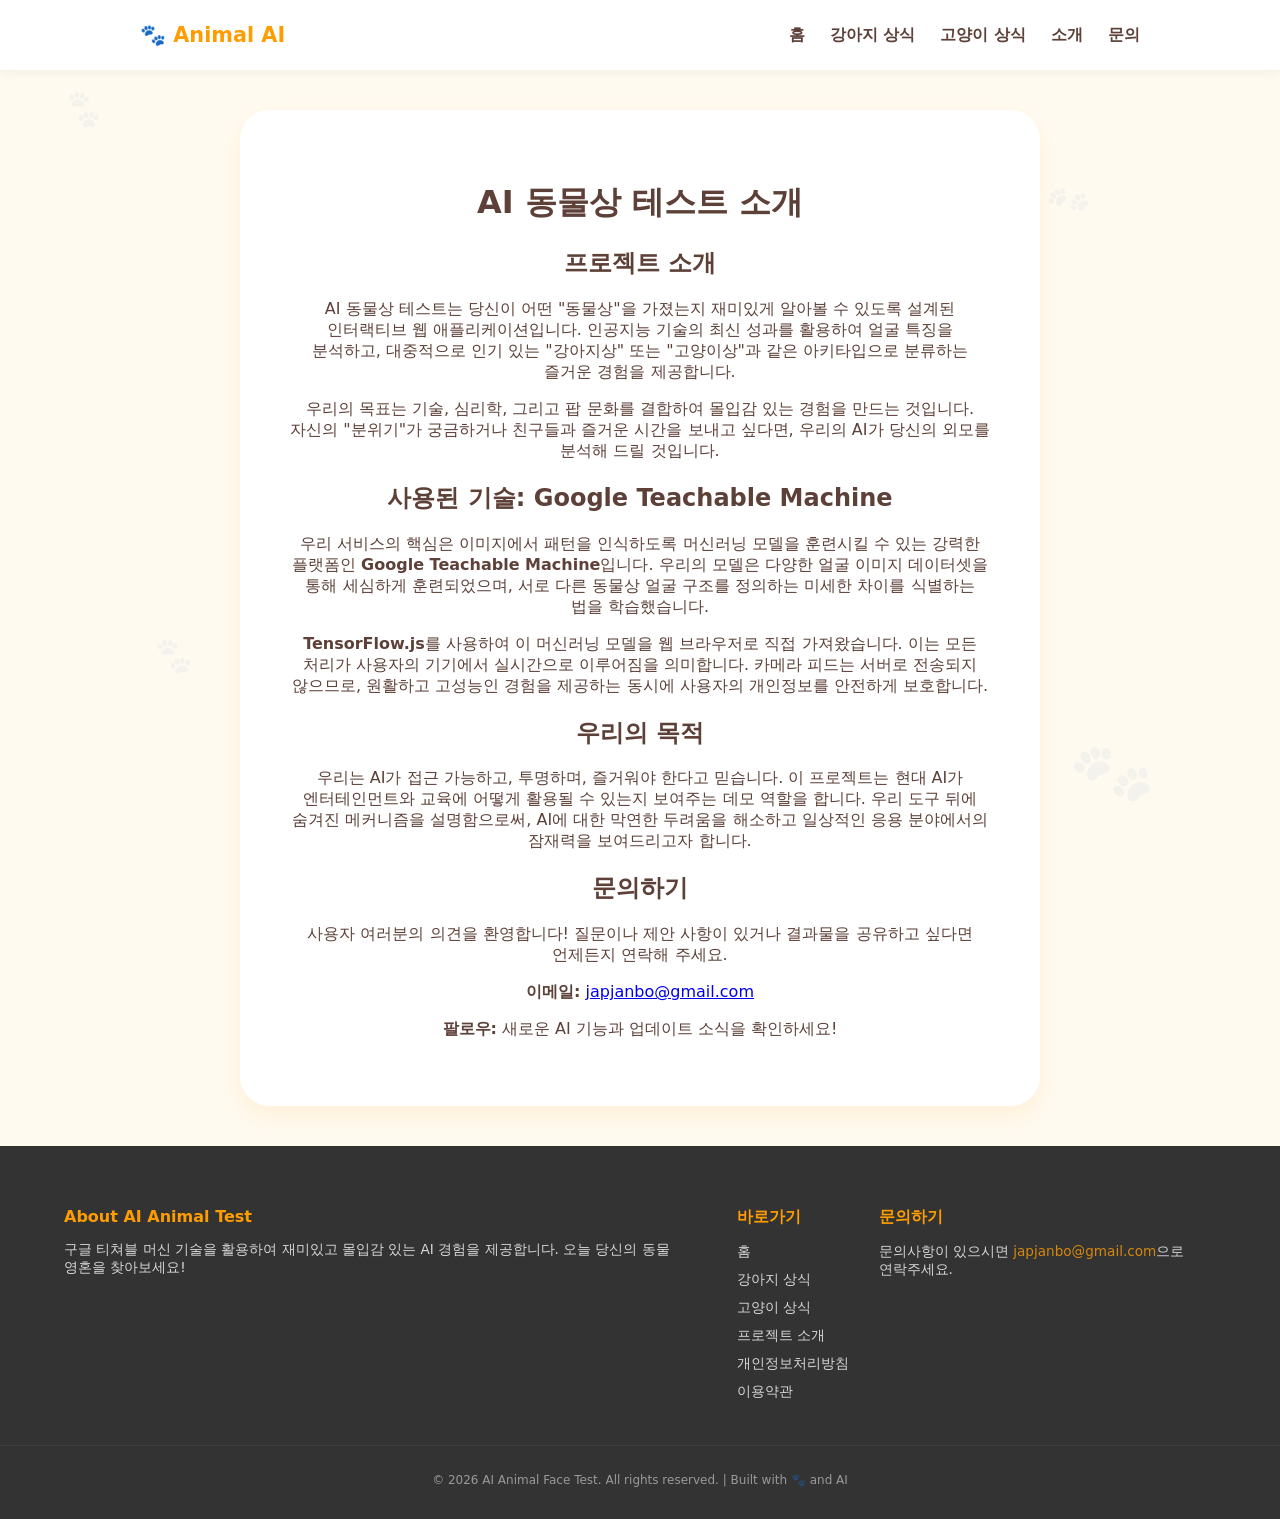
<file: about.html>
<!DOCTYPE html>
<html lang="ko">
<head>
    <meta charset="UTF-8">
    <meta name="viewport" content="width=device-width, initial-scale=1.0">
    <title>소개 - AI 동물상 테스트</title>
    <link rel="stylesheet" href="style.css">
</head>
<body class="lang-ko">
    <nav class="navbar">
        <div class="nav-container">
            <a href="index.html" class="nav-logo">🐾 Animal AI</a>
            <div class="nav-links">
                <a href="index.html">홈</a>
                <a href="dogstrivia.html">강아지 상식</a>
                <a href="catstrivia.html">고양이 상식</a>
                <a href="about.html">소개</a>
                <a href="about.html#contact">문의</a>
            </div>
        </div>
    </nav>

    <div class="paw-bg">
        <div class="paw print-1">🐾</div>
        <div class="paw print-2">🐾</div>
        <div class="paw print-3">🐾</div>
        <div class="paw print-4">🐾</div>
    </div>

    <div class="page-container">
        <h1>AI 동물상 테스트 소개</h1>
        
        <section>
            <h2>프로젝트 소개</h2>
            <p>AI 동물상 테스트는 당신이 어떤 "동물상"을 가졌는지 재미있게 알아볼 수 있도록 설계된 인터랙티브 웹 애플리케이션입니다. 인공지능 기술의 최신 성과를 활용하여 얼굴 특징을 분석하고, 대중적으로 인기 있는 "강아지상" 또는 "고양이상"과 같은 아키타입으로 분류하는 즐거운 경험을 제공합니다.</p>
            <p>우리의 목표는 기술, 심리학, 그리고 팝 문화를 결합하여 몰입감 있는 경험을 만드는 것입니다. 자신의 "분위기"가 궁금하거나 친구들과 즐거운 시간을 보내고 싶다면, 우리의 AI가 당신의 외모를 분석해 드릴 것입니다.</p>
        </section>

        <section>
            <h2>사용된 기술: Google Teachable Machine</h2>
            <p>우리 서비스의 핵심은 이미지에서 패턴을 인식하도록 머신러닝 모델을 훈련시킬 수 있는 강력한 플랫폼인 <strong>Google Teachable Machine</strong>입니다. 우리의 모델은 다양한 얼굴 이미지 데이터셋을 통해 세심하게 훈련되었으며, 서로 다른 동물상 얼굴 구조를 정의하는 미세한 차이를 식별하는 법을 학습했습니다.</p>
            <p><strong>TensorFlow.js</strong>를 사용하여 이 머신러닝 모델을 웹 브라우저로 직접 가져왔습니다. 이는 모든 처리가 사용자의 기기에서 실시간으로 이루어짐을 의미합니다. 카메라 피드는 서버로 전송되지 않으므로, 원활하고 고성능인 경험을 제공하는 동시에 사용자의 개인정보를 안전하게 보호합니다.</p>
        </section>

        <section>
            <h2>우리의 목적</h2>
            <p>우리는 AI가 접근 가능하고, 투명하며, 즐거워야 한다고 믿습니다. 이 프로젝트는 현대 AI가 엔터테인먼트와 교육에 어떻게 활용될 수 있는지 보여주는 데모 역할을 합니다. 우리 도구 뒤에 숨겨진 메커니즘을 설명함으로써, AI에 대한 막연한 두려움을 해소하고 일상적인 응용 분야에서의 잠재력을 보여드리고자 합니다.</p>
        </section>

        <section id="contact">
            <h2>문의하기</h2>
            <p>사용자 여러분의 의견을 환영합니다! 질문이나 제안 사항이 있거나 결과물을 공유하고 싶다면 언제든지 연락해 주세요.</p>
            <p><strong>이메일:</strong> <a href="mailto:japjanbo@gmail.com">japjanbo@gmail.com</a></p>
            <p><strong>팔로우:</strong> 새로운 AI 기능과 업데이트 소식을 확인하세요!</p>
        </section>
    </div>

    <footer class="main-footer">
        <div class="footer-content">
            <div class="footer-section">
                <h4>About AI Animal Test</h4>
                <p>구글 티쳐블 머신 기술을 활용하여 재미있고 몰입감 있는 AI 경험을 제공합니다. 오늘 당신의 동물 영혼을 찾아보세요!</p>
            </div>
            <div class="footer-section">
                <h4>바로가기</h4>
                <ul>
                    <li><a href="index.html">홈</a></li>
                    <li><a href="dogstrivia.html">강아지 상식</a></li>
                    <li><a href="catstrivia.html">고양이 상식</a></li>
                    <li><a href="about.html">프로젝트 소개</a></li>
                    <li><a href="privacy.html">개인정보처리방침</a></li>
                    <li><a href="terms.html">이용약관</a></li>
                </ul>
            </div>
            <div class="footer-section">
                <h4>문의하기</h4>
                <p>문의사항이 있으시면 <a href="mailto:japjanbo@gmail.com" style="color: var(--primary-color);">japjanbo@gmail.com</a>으로 연락주세요.</p>
            </div>
        </div>
        <div class="footer-bottom">
            <p>© 2026 AI Animal Face Test. All rights reserved. | Built with 🐾 and AI</p>
        </div>
    </footer>
</body>
</html>
</file>
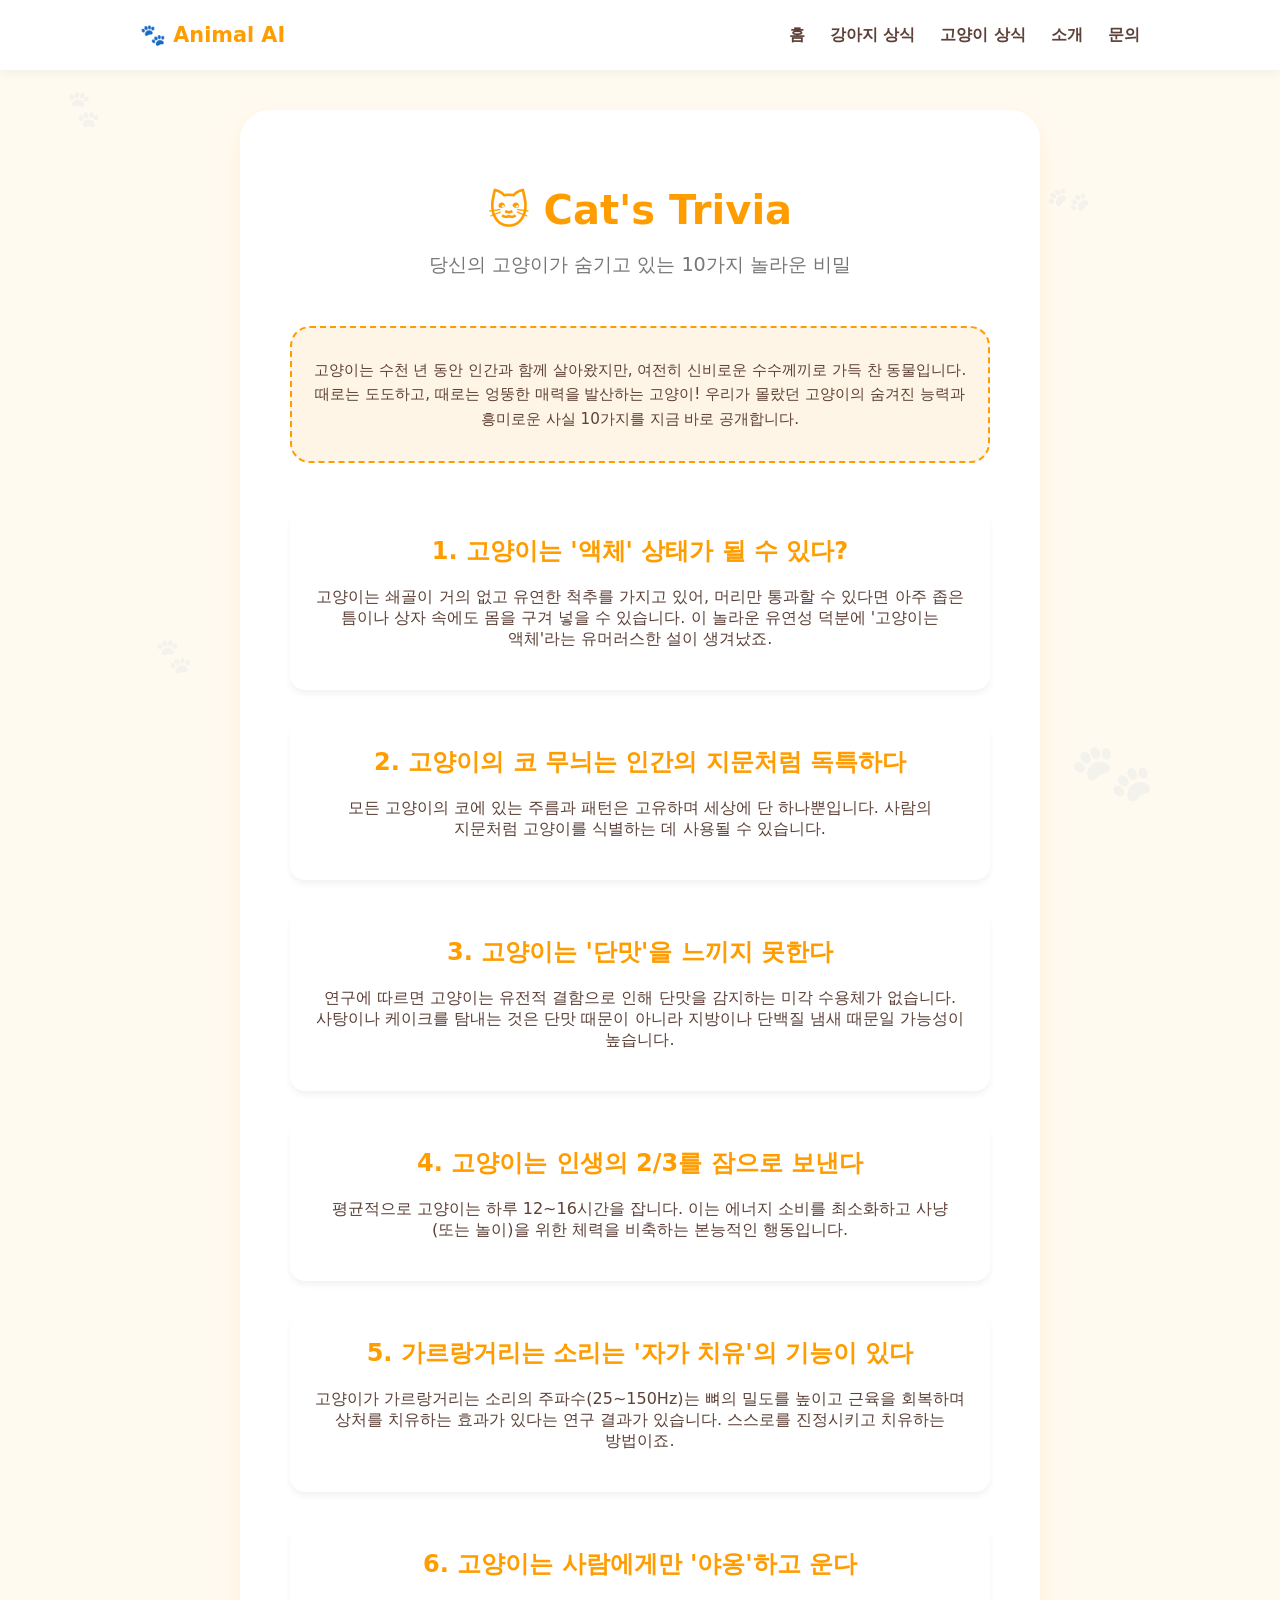
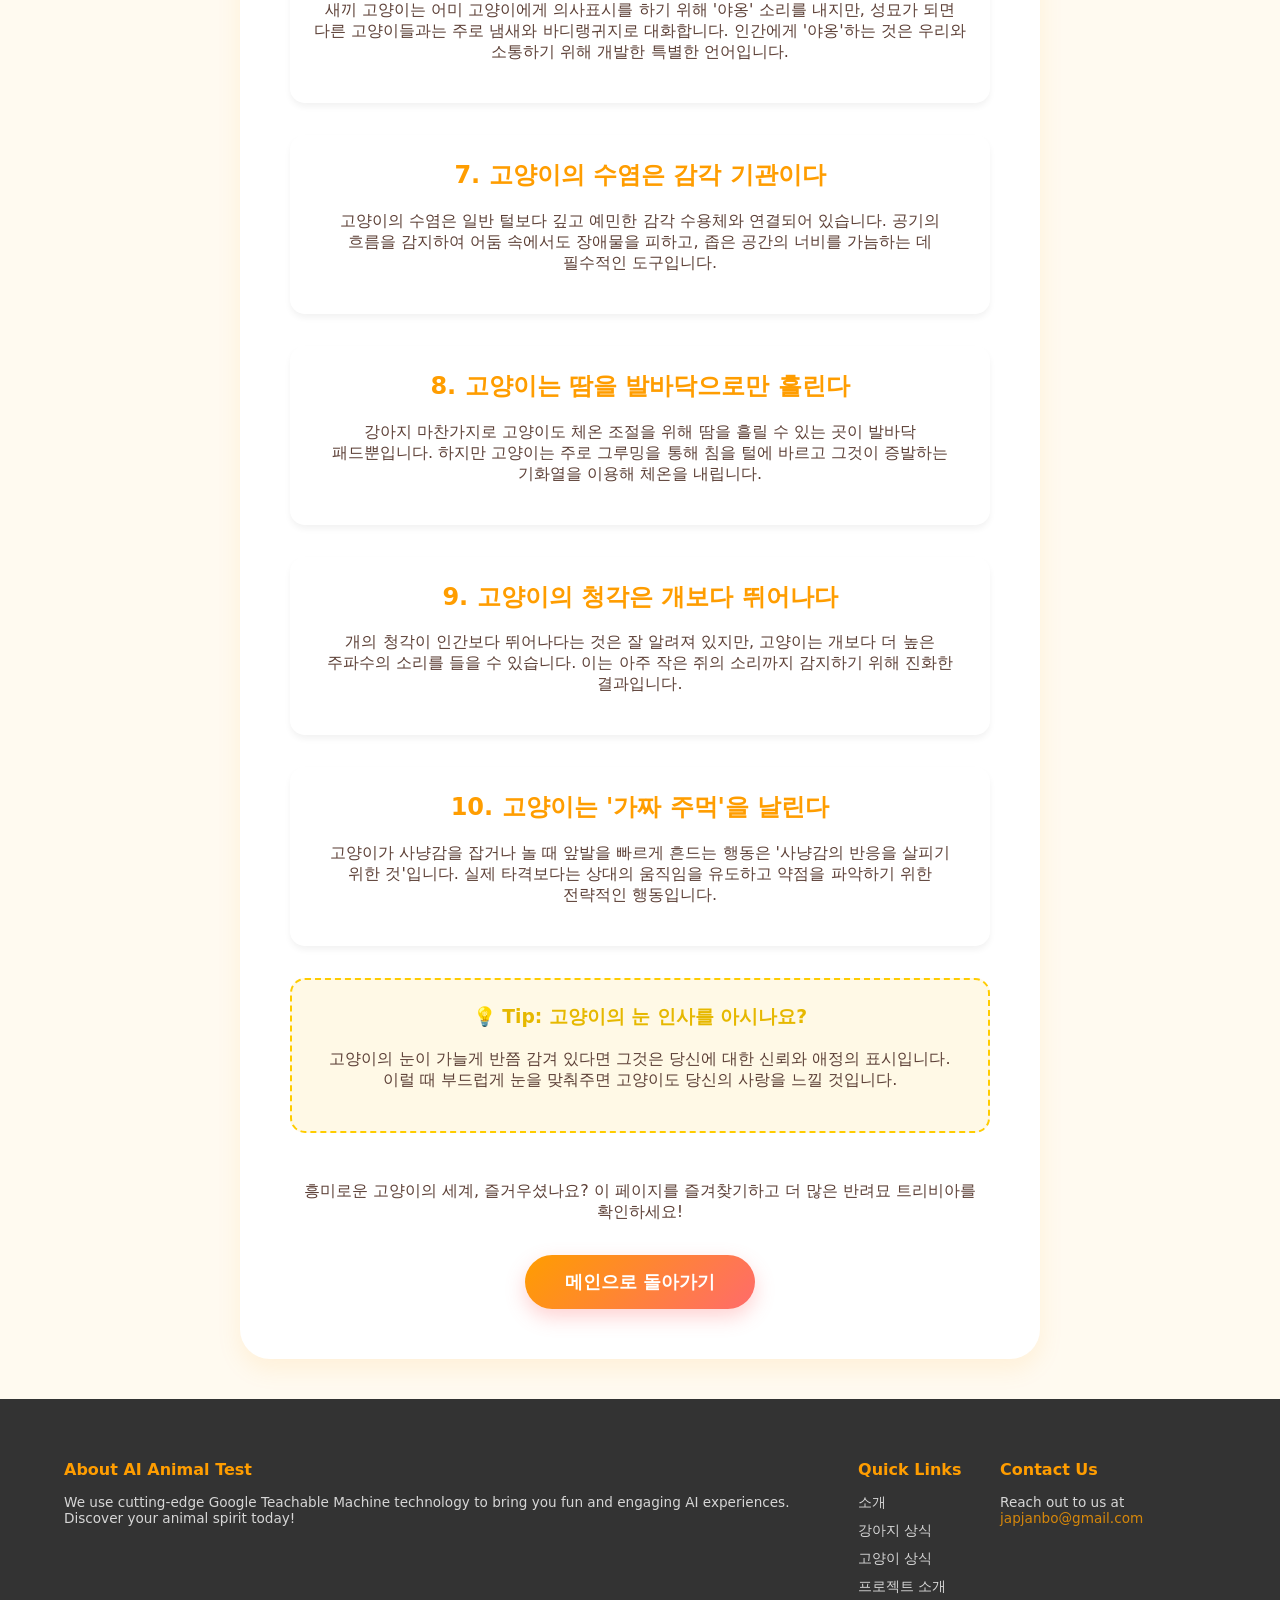
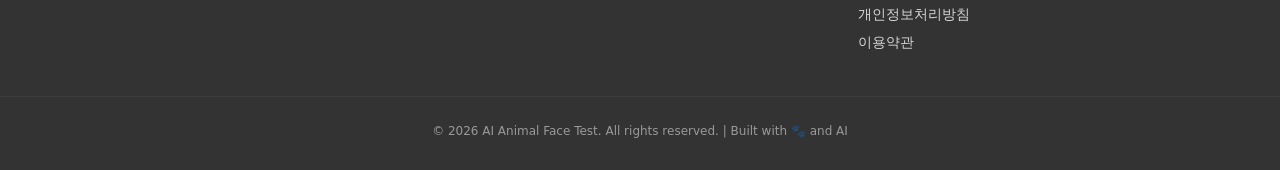
<file: catstrivia.html>
<!DOCTYPE html>
<html lang="ko">
<head>
    <meta charset="UTF-8">
    <meta name="viewport" content="width=device-width, initial-scale=1.0">
    <title>고양이 트리비아 - 고양이에 대한 10가지 놀라운 사실 | AI Animal Face Test</title>
    <meta name="description" content="고양이가 숨기고 있는 10가지 놀라운 비밀을 알아보세요. 유연성, 코 무늬, 미각, 잠, 가르랑거리는 소리 등 흥미로운 고양이 상식을 소개합니다.">
    <link rel="stylesheet" href="style.css">
    <style>
        .trivia-item {
            margin-bottom: 2rem;
            padding: 1.5rem;
            background: rgba(255, 255, 255, 0.5);
            border-radius: 15px;
            box-shadow: 0 4px 6px rgba(0,0,0,0.05);
        }
        .trivia-item h2 {
            color: var(--primary-color);
            margin-top: 0;
            font-size: 1.5rem;
        }
        .tip-box {
            background-color: #fff9e6;
            border: 2px dashed #ffcc00;
            padding: 1.5rem;
            border-radius: 15px;
            margin-top: 2rem;
        }
        .tip-box h3 {
            margin-top: 0;
            color: #e6b800;
        }
    </style>
</head>
<body>
    <nav class="navbar">
        <div class="nav-container">
            <a href="index.html" class="nav-logo">🐾 Animal AI</a>
            <div class="nav-links">
                <a href="index.html">홈</a>
                <a href="dogstrivia.html">강아지 상식</a>
                <a href="catstrivia.html">고양이 상식</a>
                <a href="about.html">소개</a>
                <a href="about.html#contact">문의</a>
            </div>
        </div>
    </nav>

    <div class="paw-bg">
        <div class="paw print-1">🐾</div>
        <div class="paw print-2">🐾</div>
        <div class="paw print-3">🐾</div>
        <div class="paw print-4">🐾</div>
    </div>

    <div class="page-container">
        <header style="text-align: center; margin-bottom: 3rem;">
            <h1>🐱 Cat's Trivia</h1>
            <p class="subtitle" style="font-size: 1.2rem; color: #555;">당신의 고양이가 숨기고 있는 10가지 놀라운 비밀</p>
        </header>
        
        <section class="intro-box" style="margin-bottom: 3rem;">
            <p>고양이는 수천 년 동안 인간과 함께 살아왔지만, 여전히 신비로운 수수께끼로 가득 찬 동물입니다. 때로는 도도하고, 때로는 엉뚱한 매력을 발산하는 고양이! 우리가 몰랐던 고양이의 숨겨진 능력과 흥미로운 사실 10가지를 지금 바로 공개합니다.</p>
        </section>

        <div class="trivia-list">
            <div class="trivia-item">
                <h2>1. 고양이는 '액체' 상태가 될 수 있다?</h2>
                <p>고양이는 쇄골이 거의 없고 유연한 척추를 가지고 있어, 머리만 통과할 수 있다면 아주 좁은 틈이나 상자 속에도 몸을 구겨 넣을 수 있습니다. 이 놀라운 유연성 덕분에 '고양이는 액체'라는 유머러스한 설이 생겨났죠.</p>
            </div>

            <div class="trivia-item">
                <h2>2. 고양이의 코 무늬는 인간의 지문처럼 독특하다</h2>
                <p>모든 고양이의 코에 있는 주름과 패턴은 고유하며 세상에 단 하나뿐입니다. 사람의 지문처럼 고양이를 식별하는 데 사용될 수 있습니다.</p>
            </div>

            <div class="trivia-item">
                <h2>3. 고양이는 '단맛'을 느끼지 못한다</h2>
                <p>연구에 따르면 고양이는 유전적 결함으로 인해 단맛을 감지하는 미각 수용체가 없습니다. 사탕이나 케이크를 탐내는 것은 단맛 때문이 아니라 지방이나 단백질 냄새 때문일 가능성이 높습니다.</p>
            </div>

            <div class="trivia-item">
                <h2>4. 고양이는 인생의 2/3를 잠으로 보낸다</h2>
                <p>평균적으로 고양이는 하루 12~16시간을 잡니다. 이는 에너지 소비를 최소화하고 사냥(또는 놀이)을 위한 체력을 비축하는 본능적인 행동입니다.</p>
            </div>

            <div class="trivia-item">
                <h2>5. 가르랑거리는 소리는 '자가 치유'의 기능이 있다</h2>
                <p>고양이가 가르랑거리는 소리의 주파수(25~150Hz)는 뼈의 밀도를 높이고 근육을 회복하며 상처를 치유하는 효과가 있다는 연구 결과가 있습니다. 스스로를 진정시키고 치유하는 방법이죠.</p>
            </div>

            <div class="trivia-item">
                <h2>6. 고양이는 사람에게만 '야옹'하고 운다</h2>
                <p>새끼 고양이는 어미 고양이에게 의사표시를 하기 위해 '야옹' 소리를 내지만, 성묘가 되면 다른 고양이들과는 주로 냄새와 바디랭귀지로 대화합니다. 인간에게 '야옹'하는 것은 우리와 소통하기 위해 개발한 특별한 언어입니다.</p>
            </div>

            <div class="trivia-item">
                <h2>7. 고양이의 수염은 감각 기관이다</h2>
                <p>고양이의 수염은 일반 털보다 깊고 예민한 감각 수용체와 연결되어 있습니다. 공기의 흐름을 감지하여 어둠 속에서도 장애물을 피하고, 좁은 공간의 너비를 가늠하는 데 필수적인 도구입니다.</p>
            </div>

            <div class="trivia-item">
                <h2>8. 고양이는 땀을 발바닥으로만 흘린다</h2>
                <p>강아지 마찬가지로 고양이도 체온 조절을 위해 땀을 흘릴 수 있는 곳이 발바닥 패드뿐입니다. 하지만 고양이는 주로 그루밍을 통해 침을 털에 바르고 그것이 증발하는 기화열을 이용해 체온을 내립니다.</p>
            </div>

            <div class="trivia-item">
                <h2>9. 고양이의 청각은 개보다 뛰어나다</h2>
                <p>개의 청각이 인간보다 뛰어나다는 것은 잘 알려져 있지만, 고양이는 개보다 더 높은 주파수의 소리를 들을 수 있습니다. 이는 아주 작은 쥐의 소리까지 감지하기 위해 진화한 결과입니다.</p>
            </div>

            <div class="trivia-item">
                <h2>10. 고양이는 '가짜 주먹'을 날린다</h2>
                <p>고양이가 사냥감을 잡거나 놀 때 앞발을 빠르게 흔드는 행동은 '사냥감의 반응을 살피기 위한 것'입니다. 실제 타격보다는 상대의 움직임을 유도하고 약점을 파악하기 위한 전략적인 행동입니다.</p>
            </div>
        </div>

        <div class="tip-box">
            <h3>💡 Tip: 고양이의 눈 인사를 아시나요?</h3>
            <p>고양이의 눈이 가늘게 반쯤 감겨 있다면 그것은 당신에 대한 신뢰와 애정의 표시입니다. 이럴 때 부드럽게 눈을 맞춰주면 고양이도 당신의 사랑을 느낄 것입니다.</p>
        </div>

        <section style="margin-top: 3rem; text-align: center;">
            <p>흥미로운 고양이의 세계, 즐거우셨나요? 이 페이지를 즐겨찾기하고 더 많은 반려묘 트리비아를 확인하세요!</p>
            <a href="index.html" class="main-btn" style="display: inline-block; text-decoration: none; margin-top: 1rem;">메인으로 돌아가기</a>
        </section>
    </div>

    <footer class="main-footer">
        <div class="footer-content">
            <div class="footer-section">
                <h4>About AI Animal Test</h4>
                <p>We use cutting-edge Google Teachable Machine technology to bring you fun and engaging AI experiences. Discover your animal spirit today!</p>
            </div>
            <div class="footer-section">
                <h4>Quick Links</h4>
                <ul>
                    <li><a href="index.html">소개</a></li>
                    <li><a href="dogstrivia.html">강아지 상식</a></li>
                    <li><a href="catstrivia.html">고양이 상식</a></li>
                    <li><a href="about.html">프로젝트 소개</a></li>
                    <li><a href="privacy.html">개인정보처리방침</a></li>
                    <li><a href="terms.html">이용약관</a></li>
                </ul>
            </div>
            <div class="footer-section">
                <h4>Contact Us</h4>
                <p>Reach out to us at <a href="mailto:japjanbo@gmail.com" style="color: var(--primary-color);">japjanbo@gmail.com</a></p>
            </div>
        </div>
        <div class="footer-bottom">
            <p>© 2026 AI Animal Face Test. All rights reserved. | Built with 🐾 and AI</p>
        </div>
    </footer>
</body>
</html>
</file>
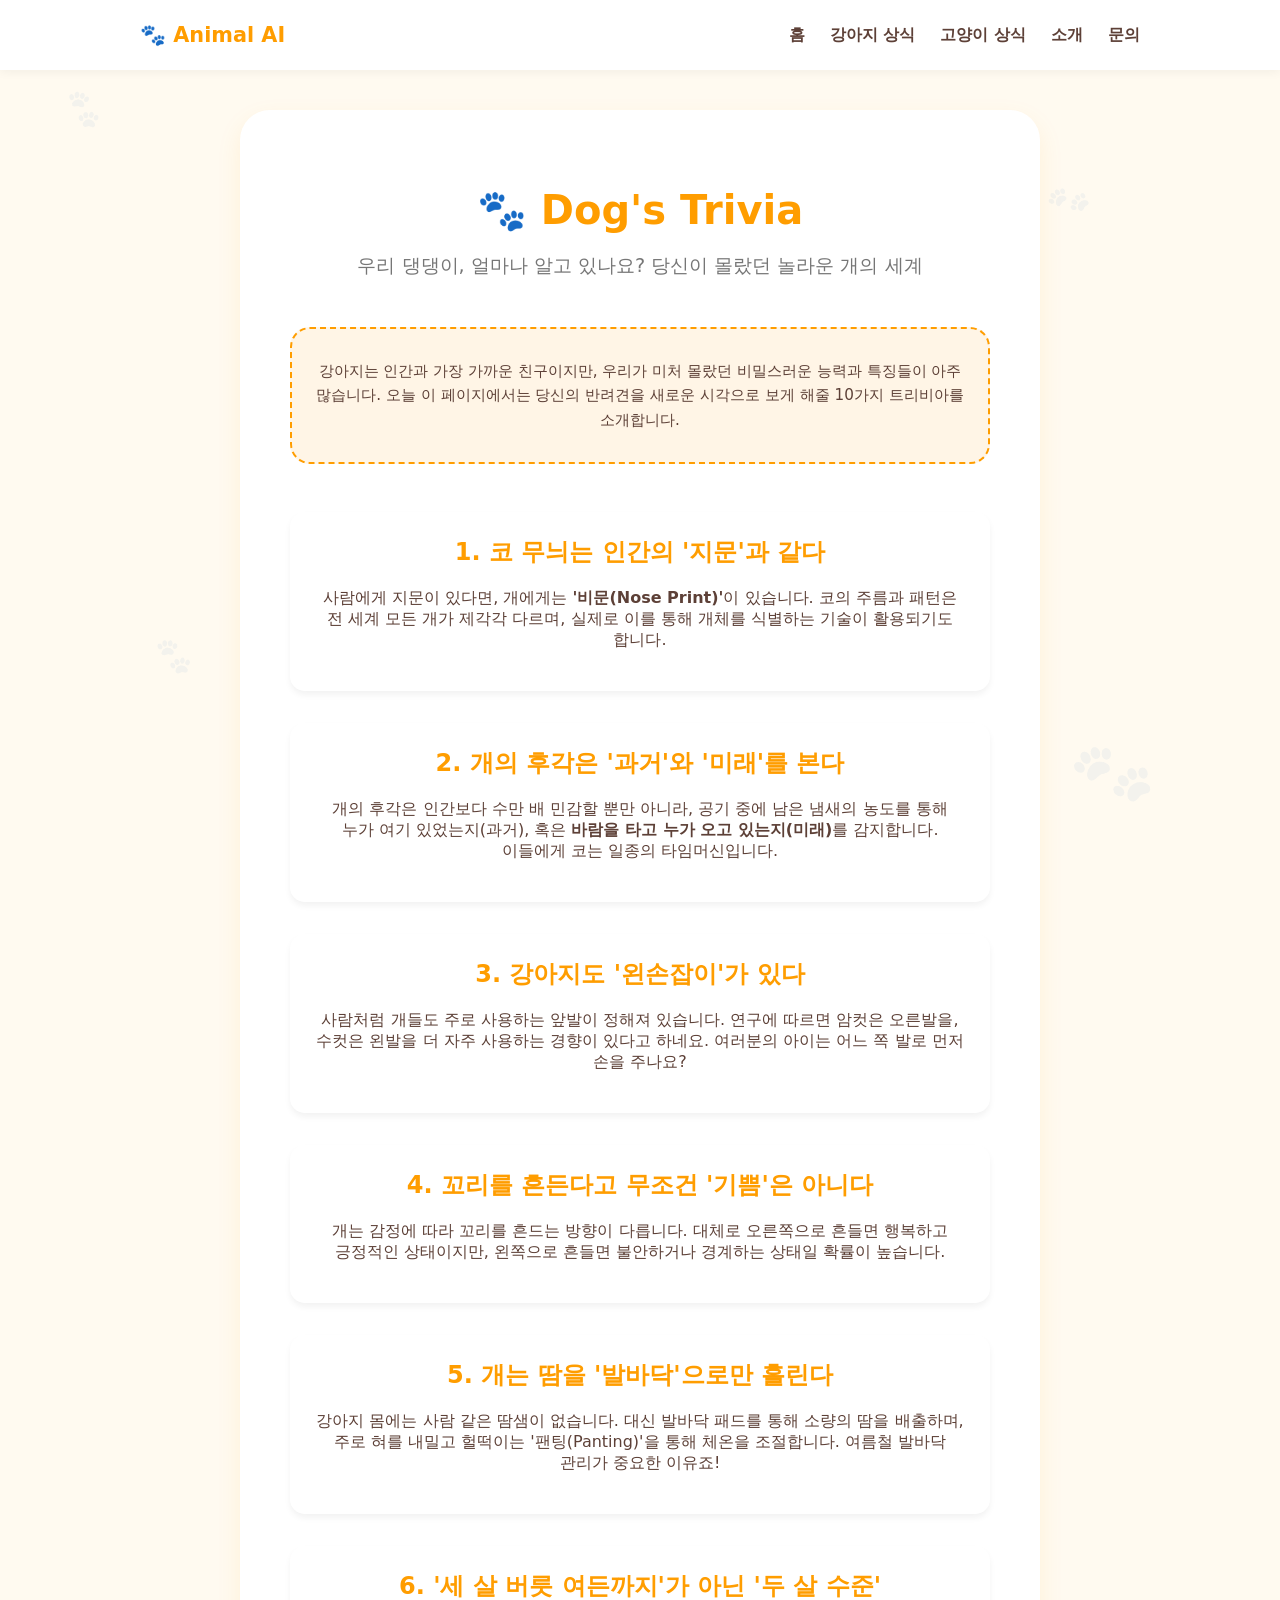
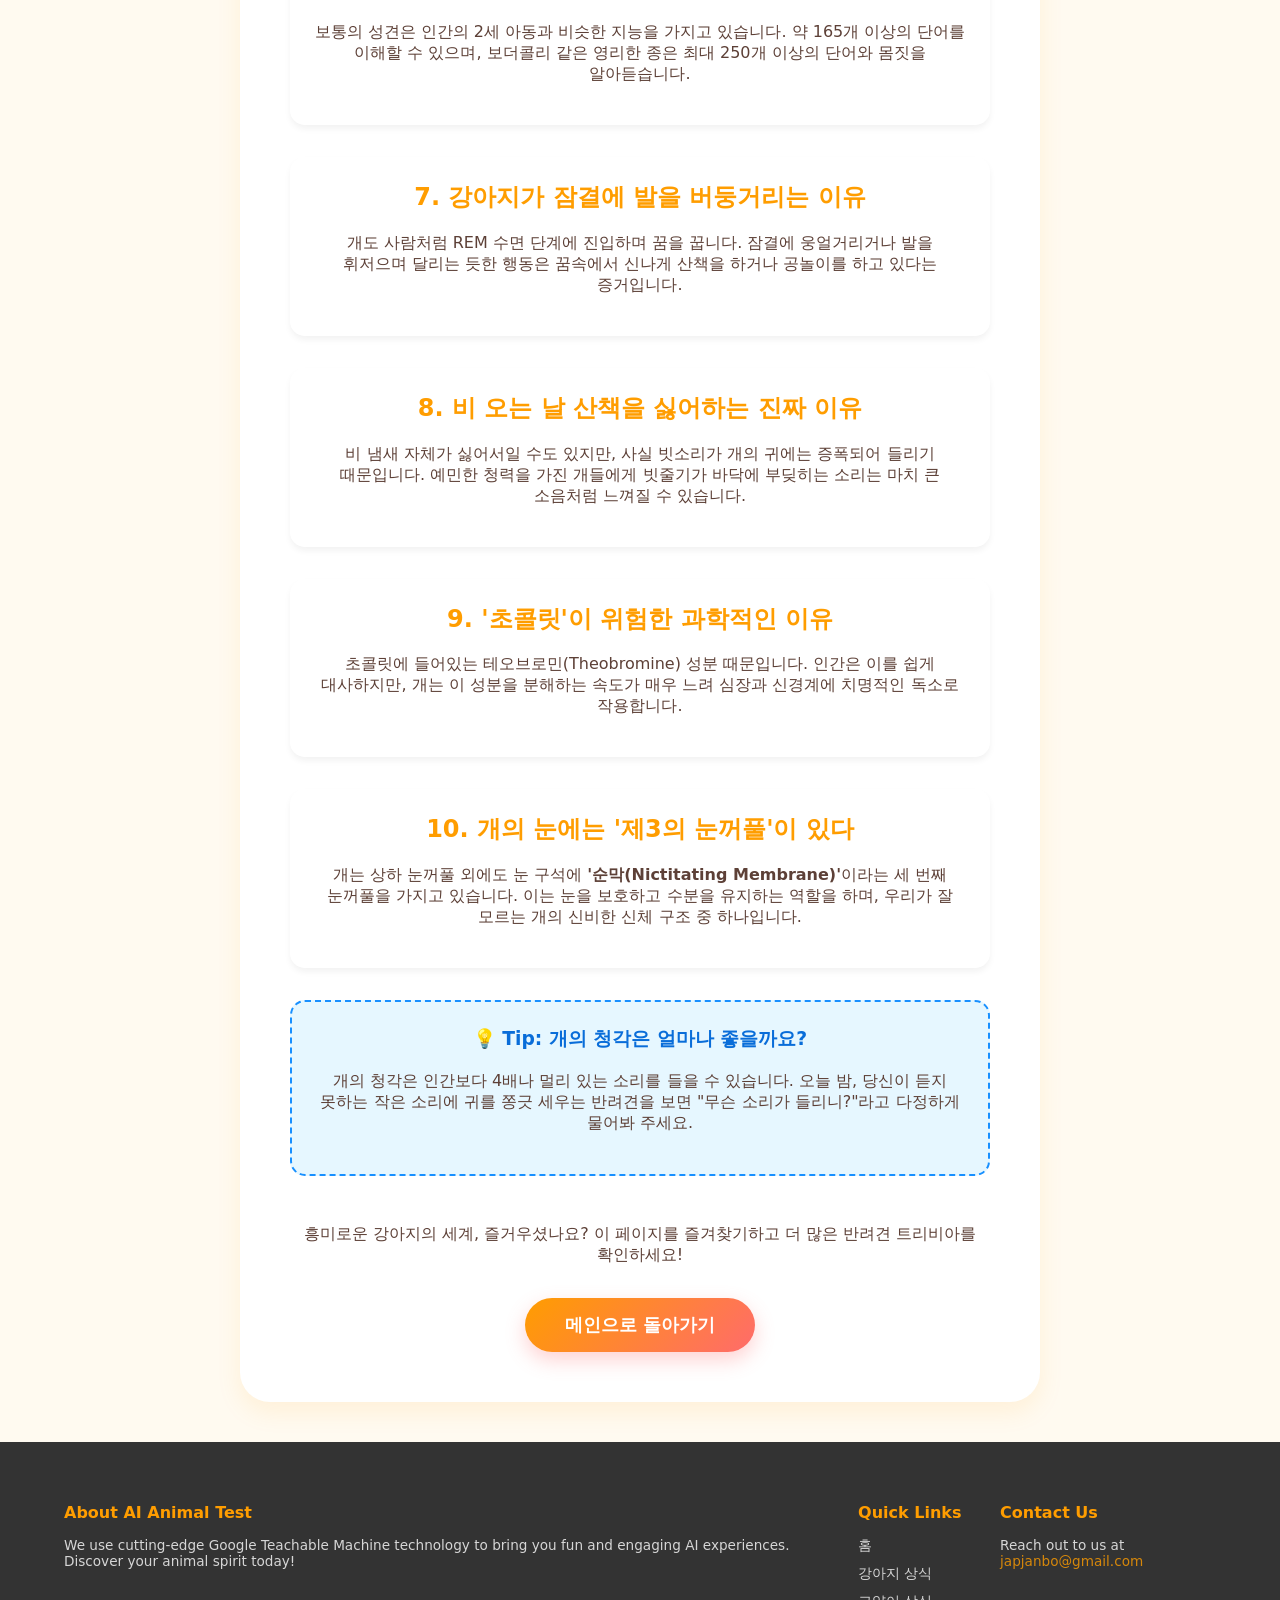
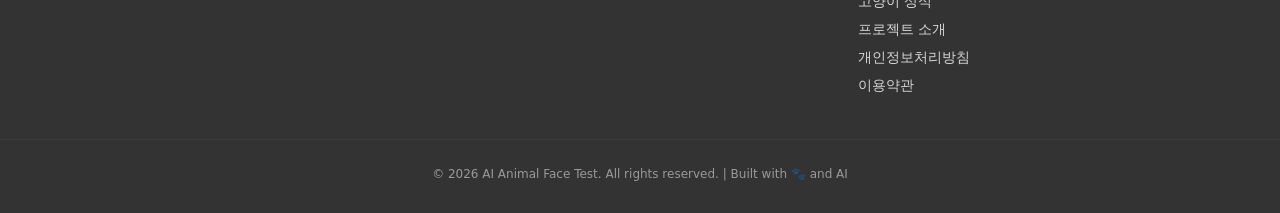
<file: dogstrivia.html>
<!DOCTYPE html>
<html lang="ko">
<head>
    <meta charset="UTF-8">
    <meta name="viewport" content="width=device-width, initial-scale=1.0">
    <title>강아지 트리비아 - 우리 댕댕이에 대한 10가지 놀라운 사실 | AI Animal Face Test</title>
    <meta name="description" content="우리 강아지에 대해 얼마나 알고 있나요? 비문, 후각, 왼손잡이, 꼬리 흔들기 등 당신이 몰랐던 놀라운 개의 세계 10가지 상식을 소개합니다.">
    <link rel="stylesheet" href="style.css">
    <style>
        .trivia-item {
            margin-bottom: 2rem;
            padding: 1.5rem;
            background: rgba(255, 255, 255, 0.5);
            border-radius: 15px;
            box-shadow: 0 4px 6px rgba(0,0,0,0.05);
        }
        .trivia-item h2 {
            color: var(--primary-color);
            margin-top: 0;
            font-size: 1.5rem;
        }
        .tip-box {
            background-color: #e6f7ff;
            border: 2px dashed #1890ff;
            padding: 1.5rem;
            border-radius: 15px;
            margin-top: 2rem;
        }
        .tip-box h3 {
            margin-top: 0;
            color: #096dd9;
        }
    </style>
</head>
<body>
    <nav class="navbar">
        <div class="nav-container">
            <a href="index.html" class="nav-logo">🐾 Animal AI</a>
            <div class="nav-links">
                <a href="index.html">홈</a>
                <a href="dogstrivia.html">강아지 상식</a>
                <a href="catstrivia.html">고양이 상식</a>
                <a href="about.html">소개</a>
                <a href="about.html#contact">문의</a>
            </div>
        </div>
    </nav>

    <div class="paw-bg">
        <div class="paw print-1">🐾</div>
        <div class="paw print-2">🐾</div>
        <div class="paw print-3">🐾</div>
        <div class="paw print-4">🐾</div>
    </div>

    <div class="page-container">
        <header style="text-align: center; margin-bottom: 3rem;">
            <h1>🐾 Dog's Trivia</h1>
            <p class="subtitle" style="font-size: 1.2rem; color: #555;">우리 댕댕이, 얼마나 알고 있나요? 당신이 몰랐던 놀라운 개의 세계</p>
        </header>
        
        <section class="intro-box" style="margin-bottom: 3rem;">
            <p>강아지는 인간과 가장 가까운 친구이지만, 우리가 미처 몰랐던 비밀스러운 능력과 특징들이 아주 많습니다. 오늘 이 페이지에서는 당신의 반려견을 새로운 시각으로 보게 해줄 10가지 트리비아를 소개합니다.</p>
        </section>

        <div class="trivia-list">
            <div class="trivia-item">
                <h2>1. 코 무늬는 인간의 '지문'과 같다</h2>
                <p>사람에게 지문이 있다면, 개에게는 <strong>'비문(Nose Print)'</strong>이 있습니다. 코의 주름과 패턴은 전 세계 모든 개가 제각각 다르며, 실제로 이를 통해 개체를 식별하는 기술이 활용되기도 합니다.</p>
            </div>

            <div class="trivia-item">
                <h2>2. 개의 후각은 '과거'와 '미래'를 본다</h2>
                <p>개의 후각은 인간보다 수만 배 민감할 뿐만 아니라, 공기 중에 남은 냄새의 농도를 통해 누가 여기 있었는지(과거), 혹은 <strong>바람을 타고 누가 오고 있는지(미래)</strong>를 감지합니다. 이들에게 코는 일종의 타임머신입니다.</p>
            </div>

            <div class="trivia-item">
                <h2>3. 강아지도 '왼손잡이'가 있다</h2>
                <p>사람처럼 개들도 주로 사용하는 앞발이 정해져 있습니다. 연구에 따르면 암컷은 오른발을, 수컷은 왼발을 더 자주 사용하는 경향이 있다고 하네요. 여러분의 아이는 어느 쪽 발로 먼저 손을 주나요?</p>
            </div>

            <div class="trivia-item">
                <h2>4. 꼬리를 흔든다고 무조건 '기쁨'은 아니다</h2>
                <p>개는 감정에 따라 꼬리를 흔드는 방향이 다릅니다. 대체로 오른쪽으로 흔들면 행복하고 긍정적인 상태이지만, 왼쪽으로 흔들면 불안하거나 경계하는 상태일 확률이 높습니다.</p>
            </div>

            <div class="trivia-item">
                <h2>5. 개는 땀을 '발바닥'으로만 흘린다</h2>
                <p>강아지 몸에는 사람 같은 땀샘이 없습니다. 대신 발바닥 패드를 통해 소량의 땀을 배출하며, 주로 혀를 내밀고 헐떡이는 '팬팅(Panting)'을 통해 체온을 조절합니다. 여름철 발바닥 관리가 중요한 이유죠!</p>
            </div>

            <div class="trivia-item">
                <h2>6. '세 살 버릇 여든까지'가 아닌 '두 살 수준'</h2>
                <p>보통의 성견은 인간의 2세 아동과 비슷한 지능을 가지고 있습니다. 약 165개 이상의 단어를 이해할 수 있으며, 보더콜리 같은 영리한 종은 최대 250개 이상의 단어와 몸짓을 알아듣습니다.</p>
            </div>

            <div class="trivia-item">
                <h2>7. 강아지가 잠결에 발을 버둥거리는 이유</h2>
                <p>개도 사람처럼 REM 수면 단계에 진입하며 꿈을 꿉니다. 잠결에 웅얼거리거나 발을 휘저으며 달리는 듯한 행동은 꿈속에서 신나게 산책을 하거나 공놀이를 하고 있다는 증거입니다.</p>
            </div>

            <div class="trivia-item">
                <h2>8. 비 오는 날 산책을 싫어하는 진짜 이유</h2>
                <p>비 냄새 자체가 싫어서일 수도 있지만, 사실 빗소리가 개의 귀에는 증폭되어 들리기 때문입니다. 예민한 청력을 가진 개들에게 빗줄기가 바닥에 부딪히는 소리는 마치 큰 소음처럼 느껴질 수 있습니다.</p>
            </div>

            <div class="trivia-item">
                <h2>9. '초콜릿'이 위험한 과학적인 이유</h2>
                <p>초콜릿에 들어있는 테오브로민(Theobromine) 성분 때문입니다. 인간은 이를 쉽게 대사하지만, 개는 이 성분을 분해하는 속도가 매우 느려 심장과 신경계에 치명적인 독소로 작용합니다.</p>
            </div>

            <div class="trivia-item">
                <h2>10. 개의 눈에는 '제3의 눈꺼풀'이 있다</h2>
                <p>개는 상하 눈꺼풀 외에도 눈 구석에 <strong>'순막(Nictitating Membrane)'</strong>이라는 세 번째 눈꺼풀을 가지고 있습니다. 이는 눈을 보호하고 수분을 유지하는 역할을 하며, 우리가 잘 모르는 개의 신비한 신체 구조 중 하나입니다.</p>
            </div>
        </div>

        <div class="tip-box">
            <h3>💡 Tip: 개의 청각은 얼마나 좋을까요?</h3>
            <p>개의 청각은 인간보다 4배나 멀리 있는 소리를 들을 수 있습니다. 오늘 밤, 당신이 듣지 못하는 작은 소리에 귀를 쫑긋 세우는 반려견을 보면 "무슨 소리가 들리니?"라고 다정하게 물어봐 주세요.</p>
        </div>

        <section style="margin-top: 3rem; text-align: center;">
            <p>흥미로운 강아지의 세계, 즐거우셨나요? 이 페이지를 즐겨찾기하고 더 많은 반려견 트리비아를 확인하세요!</p>
            <a href="index.html" class="main-btn" style="display: inline-block; text-decoration: none; margin-top: 1rem;">메인으로 돌아가기</a>
        </section>
    </div>

    <footer class="main-footer">
        <div class="footer-content">
            <div class="footer-section">
                <h4>About AI Animal Test</h4>
                <p>We use cutting-edge Google Teachable Machine technology to bring you fun and engaging AI experiences. Discover your animal spirit today!</p>
            </div>
            <div class="footer-section">
                <h4>Quick Links</h4>
                <ul>
                    <li><a href="index.html">홈</a></li>
                    <li><a href="dogstrivia.html">강아지 상식</a></li>
                    <li><a href="catstrivia.html">고양이 상식</a></li>
                    <li><a href="about.html">프로젝트 소개</a></li>
                    <li><a href="privacy.html">개인정보처리방침</a></li>
                    <li><a href="terms.html">이용약관</a></li>
                </ul>
            </div>
            <div class="footer-section">
                <h4>Contact Us</h4>
                <p>Reach out to us at <a href="mailto:japjanbo@gmail.com" style="color: var(--primary-color);">japjanbo@gmail.com</a></p>
            </div>
        </div>
        <div class="footer-bottom">
            <p>© 2026 AI Animal Face Test. All rights reserved. | Built with 🐾 and AI</p>
        </div>
    </footer>
</body>
</html>
</file>
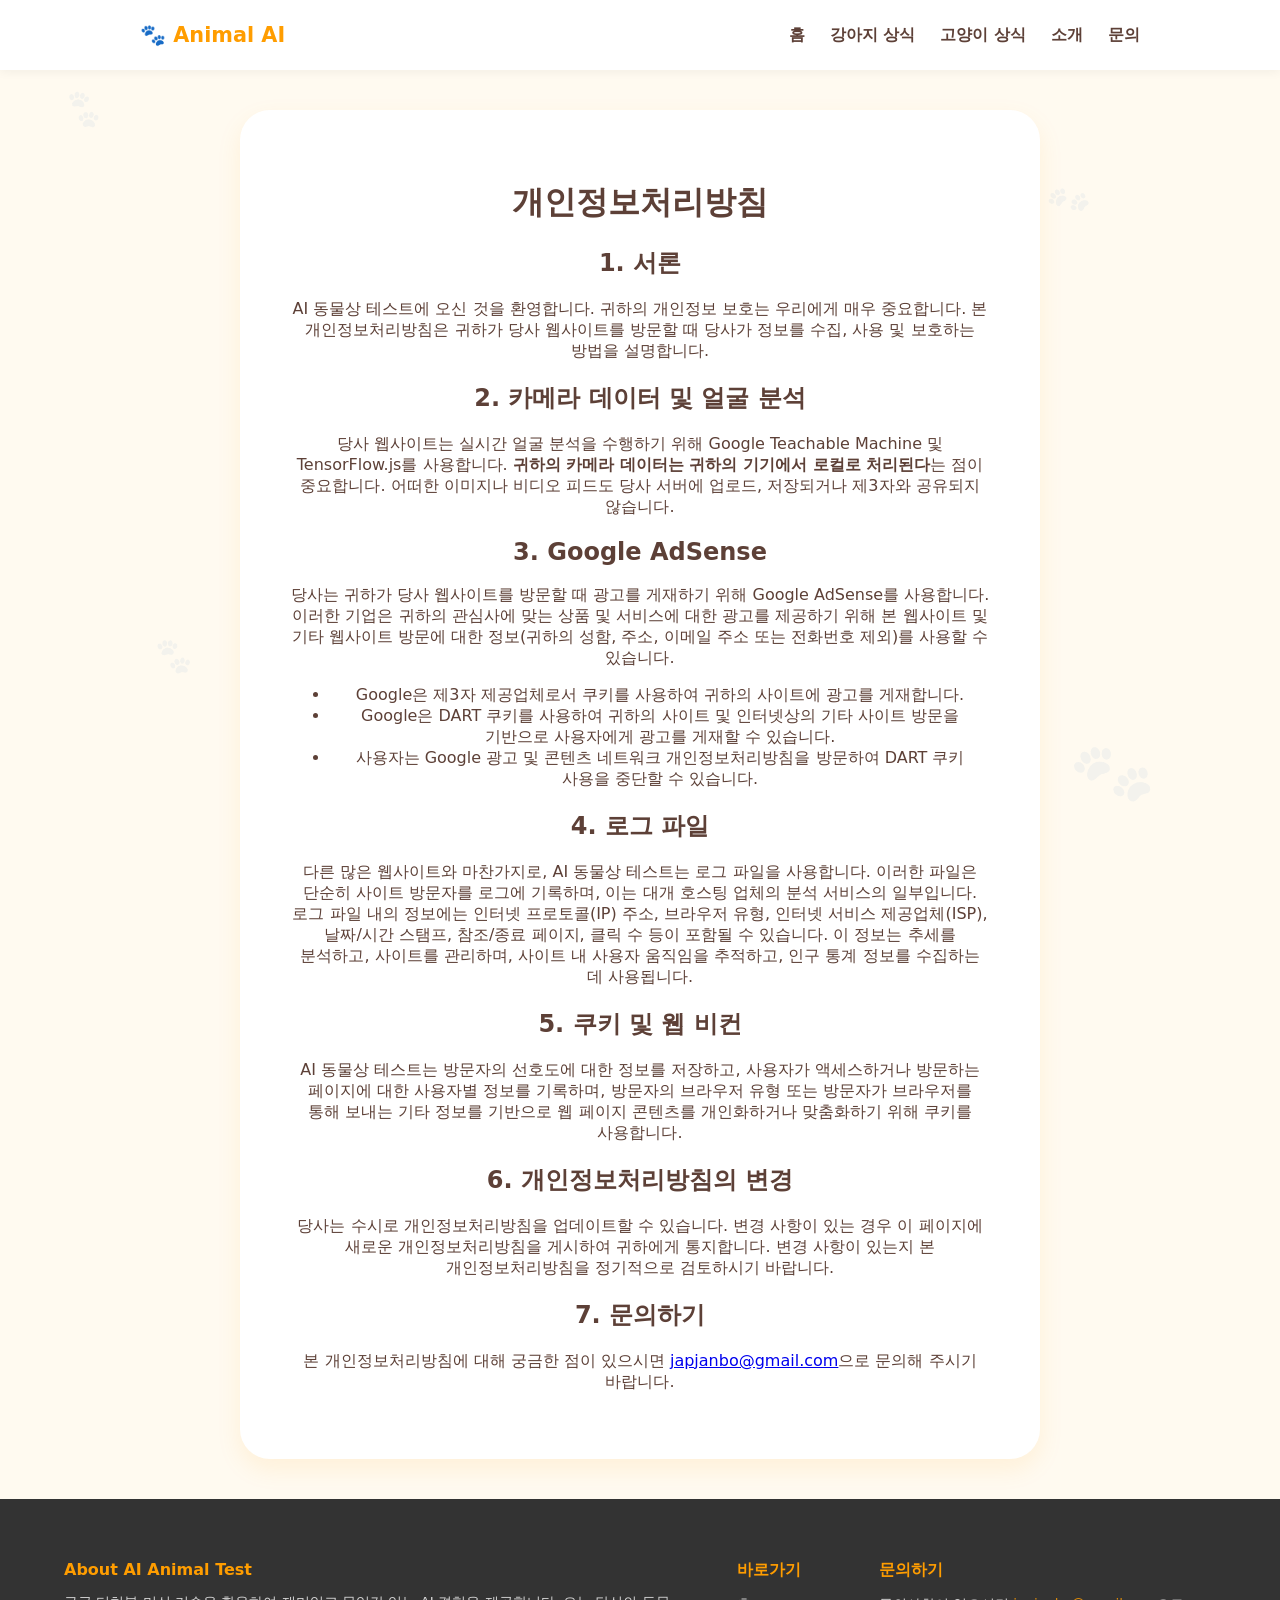
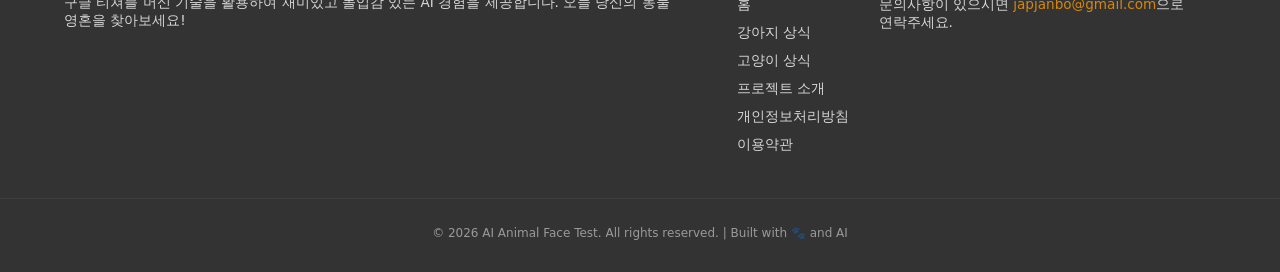
<file: privacy.html>
<!DOCTYPE html>
<html lang="ko">
<head>
    <meta charset="UTF-8">
    <meta name="viewport" content="width=device-width, initial-scale=1.0">
    <title>개인정보처리방침 - AI 동물상 테스트</title>
    <link rel="stylesheet" href="style.css">
</head>
<body class="lang-ko">
    <nav class="navbar">
        <div class="nav-container">
            <a href="index.html" class="nav-logo">🐾 Animal AI</a>
            <div class="nav-links">
                <a href="index.html">홈</a>
                <a href="dogstrivia.html">강아지 상식</a>
                <a href="catstrivia.html">고양이 상식</a>
                <a href="about.html">소개</a>
                <a href="about.html#contact">문의</a>
            </div>
        </div>
    </nav>

    <div class="paw-bg">
        <div class="paw print-1">🐾</div>
        <div class="paw print-2">🐾</div>
        <div class="paw print-3">🐾</div>
        <div class="paw print-4">🐾</div>
    </div>

    <div class="page-container">
        <h1>개인정보처리방침</h1>
        
        <section>
            <h2>1. 서론</h2>
            <p>AI 동물상 테스트에 오신 것을 환영합니다. 귀하의 개인정보 보호는 우리에게 매우 중요합니다. 본 개인정보처리방침은 귀하가 당사 웹사이트를 방문할 때 당사가 정보를 수집, 사용 및 보호하는 방법을 설명합니다.</p>
        </section>

        <section>
            <h2>2. 카메라 데이터 및 얼굴 분석</h2>
            <p>당사 웹사이트는 실시간 얼굴 분석을 수행하기 위해 Google Teachable Machine 및 TensorFlow.js를 사용합니다. <strong>귀하의 카메라 데이터는 귀하의 기기에서 로컬로 처리된다</strong>는 점이 중요합니다. 어떠한 이미지나 비디오 피드도 당사 서버에 업로드, 저장되거나 제3자와 공유되지 않습니다.</p>
        </section>

        <section>
            <h2>3. Google AdSense</h2>
            <p>당사는 귀하가 당사 웹사이트를 방문할 때 광고를 게재하기 위해 Google AdSense를 사용합니다. 이러한 기업은 귀하의 관심사에 맞는 상품 및 서비스에 대한 광고를 제공하기 위해 본 웹사이트 및 기타 웹사이트 방문에 대한 정보(귀하의 성함, 주소, 이메일 주소 또는 전화번호 제외)를 사용할 수 있습니다.</p>
            <ul>
                <li>Google은 제3자 제공업체로서 쿠키를 사용하여 귀하의 사이트에 광고를 게재합니다.</li>
                <li>Google은 DART 쿠키를 사용하여 귀하의 사이트 및 인터넷상의 기타 사이트 방문을 기반으로 사용자에게 광고를 게재할 수 있습니다.</li>
                <li>사용자는 Google 광고 및 콘텐츠 네트워크 개인정보처리방침을 방문하여 DART 쿠키 사용을 중단할 수 있습니다.</li>
            </ul>
        </section>

        <section>
            <h2>4. 로그 파일</h2>
            <p>다른 많은 웹사이트와 마찬가지로, AI 동물상 테스트는 로그 파일을 사용합니다. 이러한 파일은 단순히 사이트 방문자를 로그에 기록하며, 이는 대개 호스팅 업체의 분석 서비스의 일부입니다. 로그 파일 내의 정보에는 인터넷 프로토콜(IP) 주소, 브라우저 유형, 인터넷 서비스 제공업체(ISP), 날짜/시간 스탬프, 참조/종료 페이지, 클릭 수 등이 포함될 수 있습니다. 이 정보는 추세를 분석하고, 사이트를 관리하며, 사이트 내 사용자 움직임을 추적하고, 인구 통계 정보를 수집하는 데 사용됩니다.</p>
        </section>

        <section>
            <h2>5. 쿠키 및 웹 비컨</h2>
            <p>AI 동물상 테스트는 방문자의 선호도에 대한 정보를 저장하고, 사용자가 액세스하거나 방문하는 페이지에 대한 사용자별 정보를 기록하며, 방문자의 브라우저 유형 또는 방문자가 브라우저를 통해 보내는 기타 정보를 기반으로 웹 페이지 콘텐츠를 개인화하거나 맞춤화하기 위해 쿠키를 사용합니다.</p>
        </section>

        <section>
            <h2>6. 개인정보처리방침의 변경</h2>
            <p>당사는 수시로 개인정보처리방침을 업데이트할 수 있습니다. 변경 사항이 있는 경우 이 페이지에 새로운 개인정보처리방침을 게시하여 귀하에게 통지합니다. 변경 사항이 있는지 본 개인정보처리방침을 정기적으로 검토하시기 바랍니다.</p>
        </section>

        <section>
            <h2>7. 문의하기</h2>
            <p>본 개인정보처리방침에 대해 궁금한 점이 있으시면 <a href="mailto:japjanbo@gmail.com">japjanbo@gmail.com</a>으로 문의해 주시기 바랍니다.</p>
        </section>
    </div>

    <footer class="main-footer">
        <div class="footer-content">
            <div class="footer-section">
                <h4>About AI Animal Test</h4>
                <p>구글 티쳐블 머신 기술을 활용하여 재미있고 몰입감 있는 AI 경험을 제공합니다. 오늘 당신의 동물 영혼을 찾아보세요!</p>
            </div>
            <div class="footer-section">
                <h4>바로가기</h4>
                <ul>
                    <li><a href="index.html">홈</a></li>
                    <li><a href="dogstrivia.html">강아지 상식</a></li>
                    <li><a href="catstrivia.html">고양이 상식</a></li>
                    <li><a href="about.html">프로젝트 소개</a></li>
                    <li><a href="privacy.html">개인정보처리방침</a></li>
                    <li><a href="terms.html">이용약관</a></li>
                </ul>
            </div>
            <div class="footer-section">
                <h4>문의하기</h4>
                <p>문의사항이 있으시면 <a href="mailto:japjanbo@gmail.com" style="color: var(--primary-color);">japjanbo@gmail.com</a>으로 연락주세요.</p>
            </div>
        </div>
        <div class="footer-bottom">
            <p>© 2026 AI Animal Face Test. All rights reserved. | Built with 🐾 and AI</p>
        </div>
    </footer>
</body>
</html>
</file>
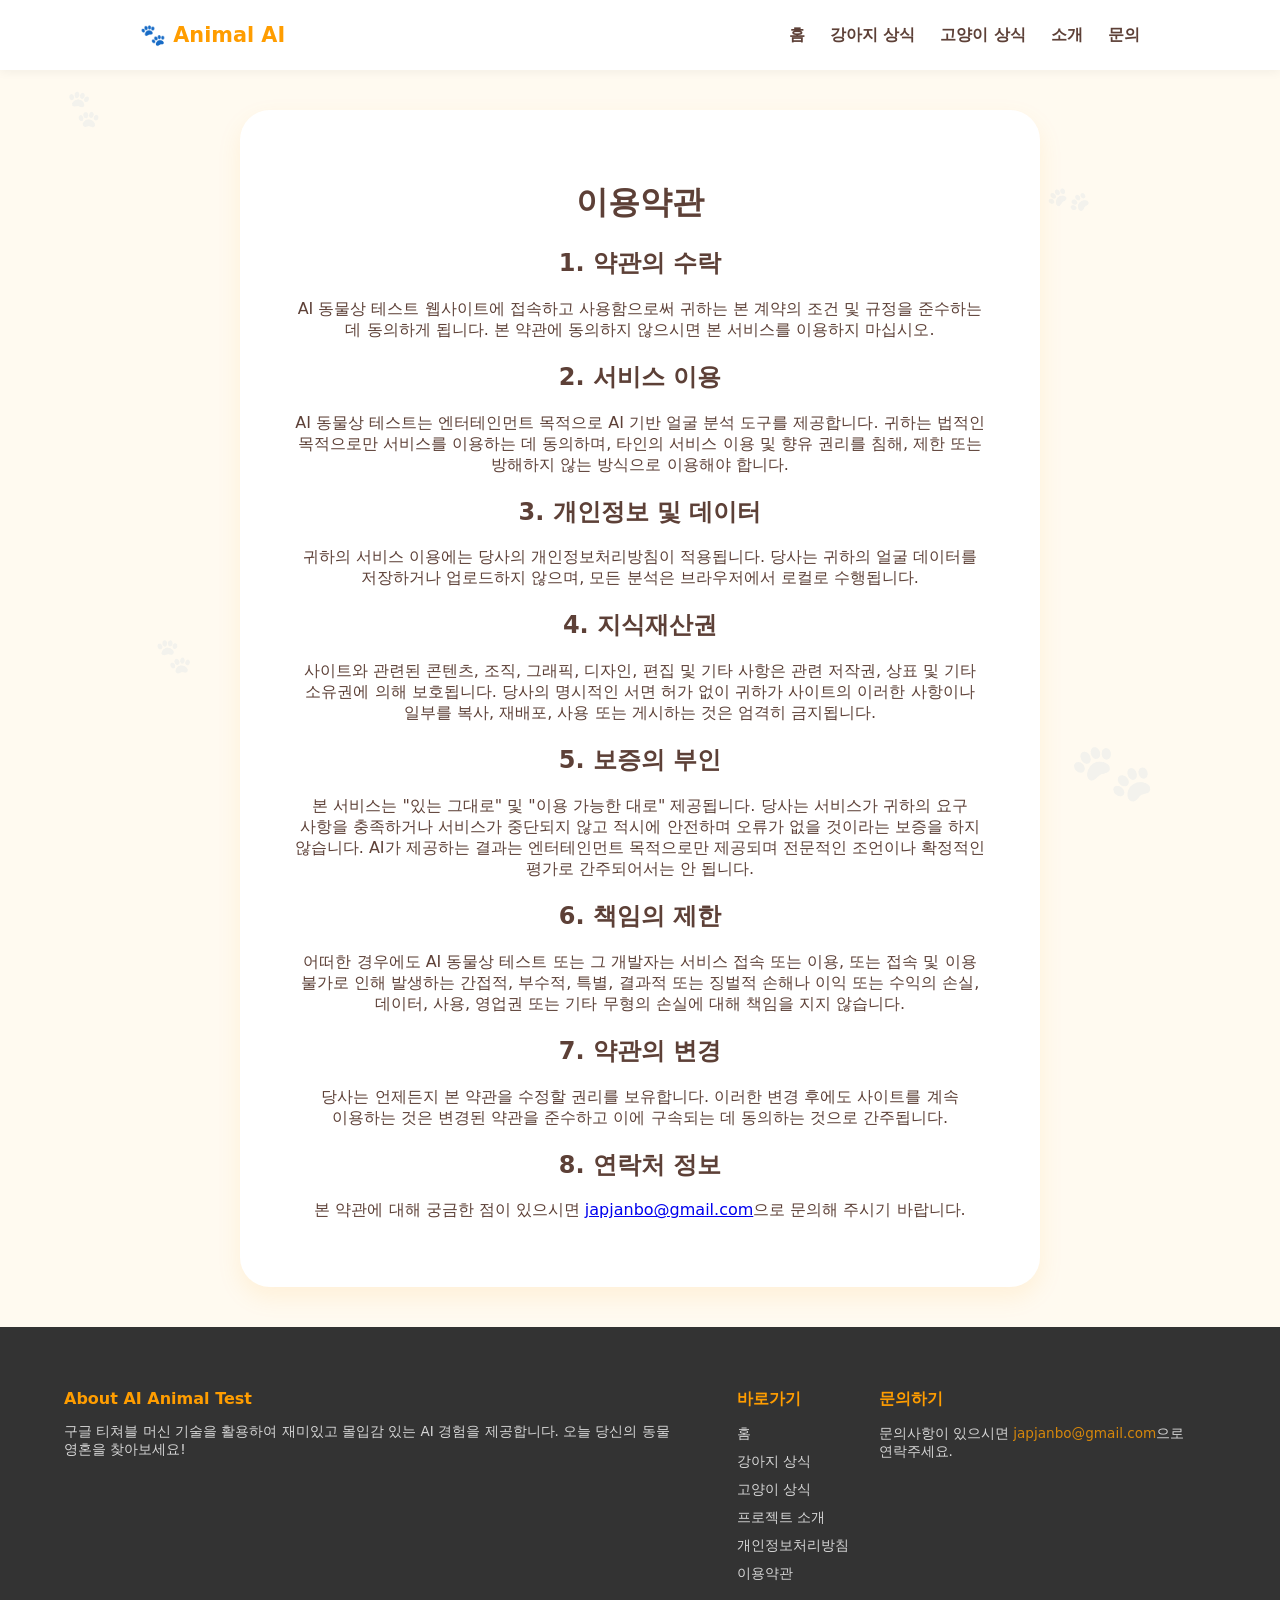
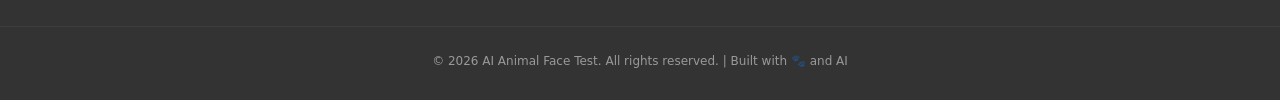
<file: terms.html>
<!DOCTYPE html>
<html lang="ko">
<head>
    <meta charset="UTF-8">
    <meta name="viewport" content="width=device-width, initial-scale=1.0">
    <title>이용약관 - AI 동물상 테스트</title>
    <link rel="stylesheet" href="style.css">
</head>
<body class="lang-ko">
    <nav class="navbar">
        <div class="nav-container">
            <a href="index.html" class="nav-logo">🐾 Animal AI</a>
            <div class="nav-links">
                <a href="index.html">홈</a>
                <a href="dogstrivia.html">강아지 상식</a>
                <a href="catstrivia.html">고양이 상식</a>
                <a href="about.html">소개</a>
                <a href="about.html#contact">문의</a>
            </div>
        </div>
    </nav>

    <div class="paw-bg">
        <div class="paw print-1">🐾</div>
        <div class="paw print-2">🐾</div>
        <div class="paw print-3">🐾</div>
        <div class="paw print-4">🐾</div>
    </div>

    <div class="page-container">
        <h1>이용약관</h1>
        
        <section>
            <h2>1. 약관의 수락</h2>
            <p>AI 동물상 테스트 웹사이트에 접속하고 사용함으로써 귀하는 본 계약의 조건 및 규정을 준수하는 데 동의하게 됩니다. 본 약관에 동의하지 않으시면 본 서비스를 이용하지 마십시오.</p>
        </section>

        <section>
            <h2>2. 서비스 이용</h2>
            <p>AI 동물상 테스트는 엔터테인먼트 목적으로 AI 기반 얼굴 분석 도구를 제공합니다. 귀하는 법적인 목적으로만 서비스를 이용하는 데 동의하며, 타인의 서비스 이용 및 향유 권리를 침해, 제한 또는 방해하지 않는 방식으로 이용해야 합니다.</p>
        </section>

        <section>
            <h2>3. 개인정보 및 데이터</h2>
            <p>귀하의 서비스 이용에는 당사의 개인정보처리방침이 적용됩니다. 당사는 귀하의 얼굴 데이터를 저장하거나 업로드하지 않으며, 모든 분석은 브라우저에서 로컬로 수행됩니다.</p>
        </section>

        <section>
            <h2>4. 지식재산권</h2>
            <p>사이트와 관련된 콘텐츠, 조직, 그래픽, 디자인, 편집 및 기타 사항은 관련 저작권, 상표 및 기타 소유권에 의해 보호됩니다. 당사의 명시적인 서면 허가 없이 귀하가 사이트의 이러한 사항이나 일부를 복사, 재배포, 사용 또는 게시하는 것은 엄격히 금지됩니다.</p>
        </section>

        <section>
            <h2>5. 보증의 부인</h2>
            <p>본 서비스는 "있는 그대로" 및 "이용 가능한 대로" 제공됩니다. 당사는 서비스가 귀하의 요구 사항을 충족하거나 서비스가 중단되지 않고 적시에 안전하며 오류가 없을 것이라는 보증을 하지 않습니다. AI가 제공하는 결과는 엔터테인먼트 목적으로만 제공되며 전문적인 조언이나 확정적인 평가로 간주되어서는 안 됩니다.</p>
        </section>

        <section>
            <h2>6. 책임의 제한</h2>
            <p>어떠한 경우에도 AI 동물상 테스트 또는 그 개발자는 서비스 접속 또는 이용, 또는 접속 및 이용 불가로 인해 발생하는 간접적, 부수적, 특별, 결과적 또는 징벌적 손해나 이익 또는 수익의 손실, 데이터, 사용, 영업권 또는 기타 무형의 손실에 대해 책임을 지지 않습니다.</p>
        </section>

        <section>
            <h2>7. 약관의 변경</h2>
            <p>당사는 언제든지 본 약관을 수정할 권리를 보유합니다. 이러한 변경 후에도 사이트를 계속 이용하는 것은 변경된 약관을 준수하고 이에 구속되는 데 동의하는 것으로 간주됩니다.</p>
        </section>

        <section>
            <h2>8. 연락처 정보</h2>
            <p>본 약관에 대해 궁금한 점이 있으시면 <a href="mailto:japjanbo@gmail.com">japjanbo@gmail.com</a>으로 문의해 주시기 바랍니다.</p>
        </section>
    </div>

    <footer class="main-footer">
        <div class="footer-content">
            <div class="footer-section">
                <h4>About AI Animal Test</h4>
                <p>구글 티쳐블 머신 기술을 활용하여 재미있고 몰입감 있는 AI 경험을 제공합니다. 오늘 당신의 동물 영혼을 찾아보세요!</p>
            </div>
            <div class="footer-section">
                <h4>바로가기</h4>
                <ul>
                    <li><a href="index.html">홈</a></li>
                    <li><a href="dogstrivia.html">강아지 상식</a></li>
                    <li><a href="catstrivia.html">고양이 상식</a></li>
                    <li><a href="about.html">프로젝트 소개</a></li>
                    <li><a href="privacy.html">개인정보처리방침</a></li>
                    <li><a href="terms.html">이용약관</a></li>
                </ul>
            </div>
            <div class="footer-section">
                <h4>문의하기</h4>
                <p>문의사항이 있으시면 <a href="mailto:japjanbo@gmail.com" style="color: var(--primary-color);">japjanbo@gmail.com</a>으로 연락주세요.</p>
            </div>
        </div>
        <div class="footer-bottom">
            <p>© 2026 AI Animal Face Test. All rights reserved. | Built with 🐾 and AI</p>
        </div>
    </footer>
</body>
</html>
</file>
<file: style.css>
:root {
    --primary-color: #ff9d00;
    --secondary-color: #ff6b6b;
    --bg-color: #fffaf0;
    --text-color: #5d4037;
    --card-bg: #ffffff;
    --shadow: 0 10px 25px rgba(255, 157, 0, 0.1);
    --nav-height: 60px;
}

body {
    margin: 0;
    padding: 0;
    font-family: 'Pretendard', -apple-system, BlinkMacSystemFont, system-ui, Roboto, sans-serif;
    background-color: var(--bg-color);
    color: var(--text-color);
    display: flex;
    flex-direction: column;
    align-items: center;
    min-height: 100vh;
    overflow-x: hidden;
    word-break: keep-all;
}

.paw-bg {
    position: fixed;
    width: 100%;
    height: 100%;
    z-index: 0;
    pointer-events: none;
}

.paw {
    position: absolute;
    font-size: 2rem;
    opacity: 0.05;
}

.print-1 { top: 10%; left: 5%; transform: rotate(20deg); }
.print-2 { bottom: 10%; right: 10%; font-size: 4rem; transform: rotate(-15deg); }
.print-3 { top: 20%; right: 15%; transform: rotate(-30deg); }
.print-4 { bottom: 25%; left: 12%; transform: rotate(10deg); }

/* Navigation Styles */
.navbar {
    width: 100%;
    height: auto;
    min-height: var(--nav-height);
    background: rgba(255, 255, 255, 0.95);
    backdrop-filter: blur(10px);
    display: flex;
    justify-content: center;
    align-items: center;
    position: sticky;
    top: 0;
    z-index: 100;
    box-shadow: 0 2px 10px rgba(0,0,0,0.05);
    padding: 10px 0;
}

.nav-container {
    width: 90%;
    max-width: 1000px;
    display: flex;
    flex-direction: column;
    align-items: center;
    gap: 10px;
}

.nav-logo {
    font-size: 1.3rem;
    font-weight: 800;
    color: var(--primary-color);
    text-decoration: none;
}

.nav-links {
    display: flex;
    gap: 15px;
    flex-wrap: wrap;
    justify-content: center;
}

.nav-links a {
    text-decoration: none;
    color: var(--text-color);
    font-weight: 600;
    font-size: 0.9rem;
    transition: color 0.3s;
    white-space: nowrap;
}

.nav-links a:hover {
    color: var(--secondary-color);
}

/* Container Styles */
.container, .page-container, .edu-section {
    position: relative;
    z-index: 1;
    width: 92%;
    max-width: 800px;
    background: var(--card-bg);
    padding: 30px 20px;
    border-radius: 30px;
    box-shadow: var(--shadow);
    text-align: center;
    margin: 20px 0;
    box-sizing: border-box;
}

header h1 {
    font-size: 1.8rem;
    margin-bottom: 8px;
    color: var(--primary-color);
}

.subtitle {
    font-size: 1rem;
    opacity: 0.8;
    margin-bottom: 25px;
}

.intro-box {
    background: #fff5e6;
    padding: 15px;
    border-radius: 20px;
    margin-bottom: 25px;
    font-size: 0.95rem;
    line-height: 1.6;
    border: 2px dashed var(--primary-color);
}

.webcam-box {
    width: 280px;
    height: 280px;
    margin: 0 auto 20px;
    border-radius: 50%;
    overflow: hidden;
    background-color: #f0f0f0;
    background-image: url('webcam_box_catanddog.png');
    background-size: cover;
    background-position: center;
    position: relative;
    border: 6px solid var(--primary-color);
    box-shadow: 0 8px 20px rgba(0,0,0,0.1);
}

#webcam-container canvas {
    width: 100% !important;
    height: 100% !important;
    object-fit: cover;
    transform: scaleX(-1);
}

.result-box {
    margin-top: 20px;
    padding: 20px;
    background: #fffaf0;
    border-radius: 25px;
    border: 2px solid #ffe0b2;
}

.prediction-label {
    font-weight: bold;
    margin-bottom: 6px;
    display: flex;
    justify-content: space-between;
    font-size: 0.9rem;
}

.bar-outer {
    width: 100%;
    height: 12px;
    background: #fff;
    border-radius: 10px;
    border: 1px solid #eee;
}

.bar-inner {
    height: 100%;
    background: linear-gradient(to right, var(--primary-color), var(--secondary-color));
    border-radius: 10px;
}

.animal-description {
    font-size: 1.1rem;
    font-weight: bold;
    color: var(--secondary-color);
    margin-top: 15px;
}

.controls {
    display: flex;
    flex-direction: column;
    gap: 12px;
    align-items: center;
    margin-top: 25px;
}

.main-btn {
    background: linear-gradient(135deg, var(--primary-color), var(--secondary-color));
    color: white;
    border: none;
    padding: 15px 40px;
    font-size: 1.1rem;
    font-weight: bold;
    border-radius: 50px;
    width: 80%;
    max-width: 300px;
    cursor: pointer;
    box-shadow: 0 8px 20px rgba(255, 107, 107, 0.3);
}

.sub-btn {
    background: #5d4037;
    color: white;
    border: none;
    padding: 12px 30px;
    font-size: 0.9rem;
    font-weight: bold;
    border-radius: 50px;
    width: 80%;
    max-width: 300px;
    cursor: pointer;
}

/* Educational Content */
.edu-section {
    text-align: left;
    padding: 30px 25px;
}

.edu-section h2 { font-size: 1.5rem; margin-bottom: 15px; color: var(--primary-color); }
.edu-section h3 { font-size: 1.2rem; margin-top: 20px; color: var(--secondary-color); }
.edu-section p, .edu-section li { font-size: 0.95rem; line-height: 1.7; }

/* Footer */
.main-footer {
    width: 100%;
    background: #333;
    color: white;
    padding: 40px 0 20px;
    margin-top: auto;
}

.footer-content {
    width: 90%;
    margin: 0 auto;
    display: flex;
    flex-direction: column;
    gap: 30px;
}

.footer-section h4 { color: var(--primary-color); margin-bottom: 15px; }
.footer-section p, .footer-section ul { font-size: 0.85rem; opacity: 0.8; padding: 0; list-style: none; }
.footer-section ul li { margin-bottom: 10px; }
.footer-section a { color: white; text-decoration: none; }

.footer-bottom {
    text-align: center;
    margin-top: 30px;
    padding-top: 15px;
    border-top: 1px solid rgba(255,255,255,0.1);
    font-size: 0.75rem;
    opacity: 0.5;
}

.hidden { display: none !important; }

.loader {
    border: 4px solid #f3f3f3;
    border-top: 4px solid var(--primary-color);
    border-radius: 50%;
    width: 40px;
    height: 40px;
    animation: spin 1s linear infinite;
    margin: 100px auto 20px;
}

@keyframes spin { 0% { transform: rotate(0deg); } 100% { transform: rotate(360deg); } }

/* Desktop Adjustment */
@media (min-width: 768px) {
    .navbar { padding: 0; }
    .nav-container { flex-direction: row; justify-content: space-between; height: 70px; }
    .nav-links { gap: 25px; }
    .nav-links a { font-size: 1rem; }
    header h1 { font-size: 2.5rem; }
    .webcam-box { width: 320px; height: 320px; }
    .container, .page-container, .edu-section { padding: 50px; margin: 40px 0; }
    .footer-content { flex-direction: row; justify-content: space-between; }
    .main-btn, .sub-btn { width: auto; }
    .controls { flex-direction: row; justify-content: center; }
}
</file>
